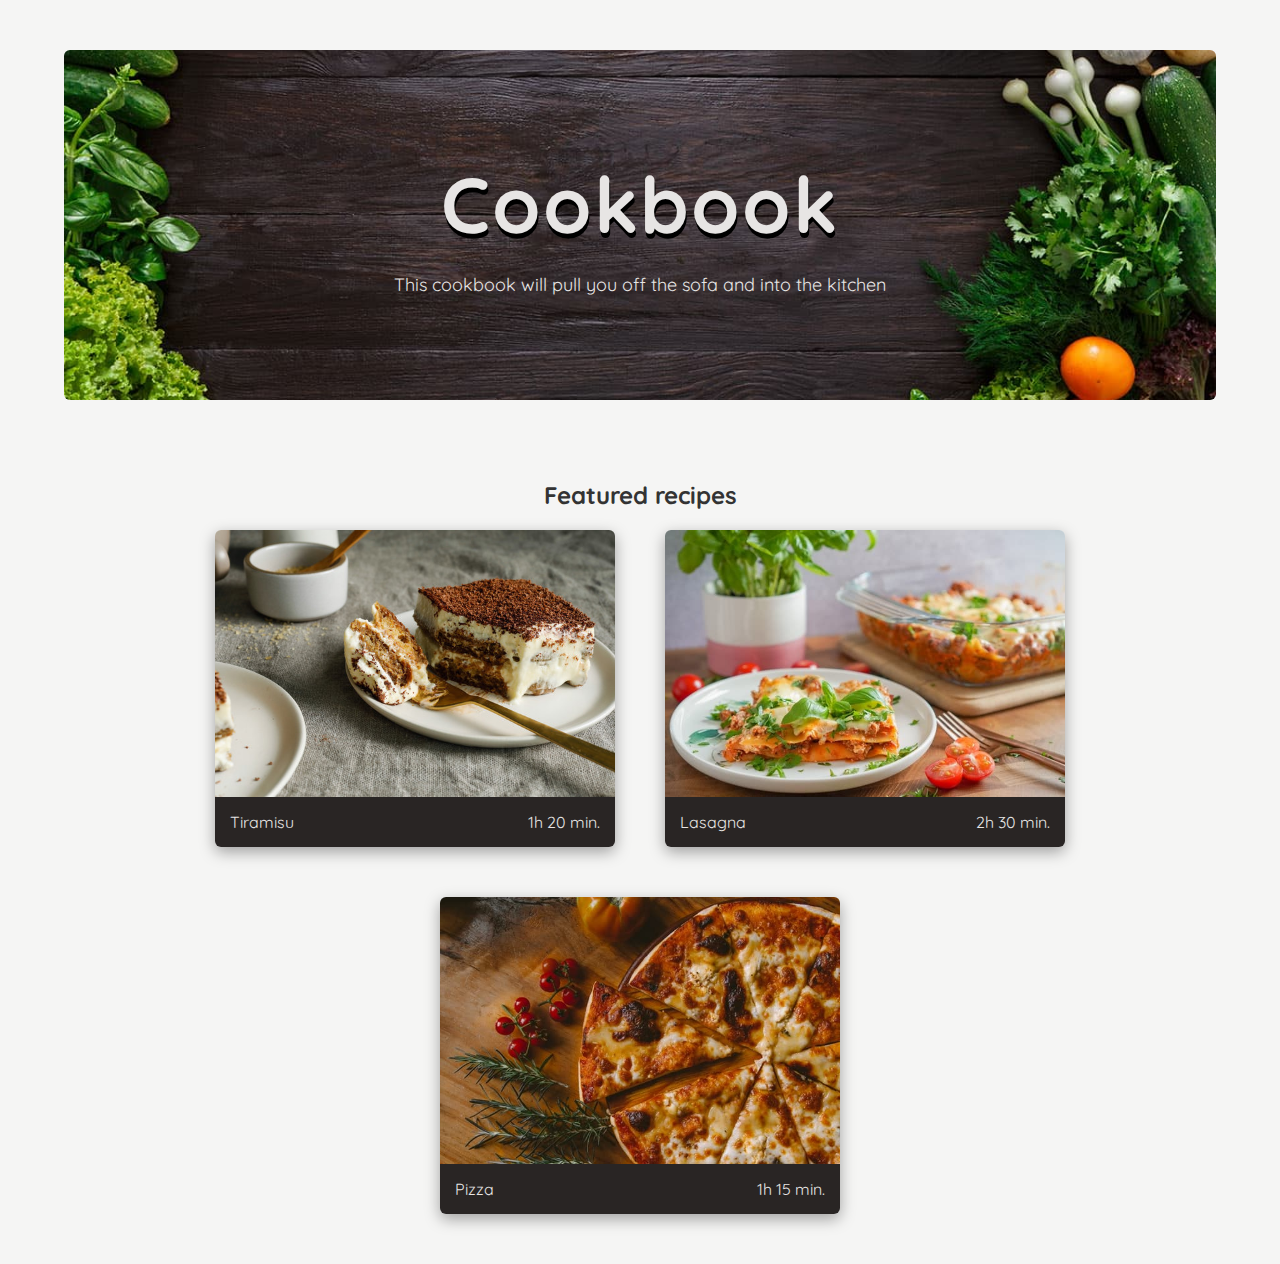
<file: index.html>
<!DOCTYPE html>
<html lang="en">
    <head>
        <meta charset="UTF-8" />
        <meta http-equiv="X-UA-Compatible" content="IE=edge" />
        <meta name="viewport" content="width=device-width, initial-scale=1.0" />
        <title>Cookbook</title>
        <link rel="stylesheet" href="./style.css" />
        <link rel="preconnect" href="https://fonts.googleapis.com" />
        <link rel="preconnect" href="https://fonts.gstatic.com" crossorigin />
        <link
            href="https://fonts.googleapis.com/css2?family=Quicksand:wght@400;500;700&display=swap"
            rel="stylesheet"
        />
    </head>
    <body>
        <header class="header">
            <h1 class="heading-primary">Cookbook</h1>
            <p>This cookbook will pull you off the sofa and into the kitchen</p>
        </header>

        <main>
            <section class="section-recipes">
                <h2 class="heading-secondary">Featured recipes</h2>

                <div class="card">
                    <a href="./recipes/tiramisu.html">
                        <div class="card-img">
                            <img src="./images/tiramisu.jpg" alt="Tiramisu" />
                        </div>
                        <div class="card-info">
                            <p>Tiramisu</p>
                            <p>1h 20 min.</p>
                        </div>
                    </a>
                </div>

                <div class="card">
                    <a href="./recipes/lasagna.html">
                        <div class="card-img">
                            <img src="./images/lasagna.jpg" alt="Lasagna" />
                        </div>
                        <div class="card-info">
                            <p>Lasagna</p>
                            <p>2h 30 min.</p>
                        </div>
                    </a>
                </div>

                <div class="card">
                    <a href="./recipes/pizza.html">
                        <div class="card-img">
                            <img src="./images/pizza.jpg" alt="Pizza" />
                        </div>
                        <div class="card-info">
                            <p>Pizza</p>
                            <p>1h 15 min.</p>
                        </div>
                    </a>
                </div>
            </section>
        </main>
    </body>
</html>
</file>
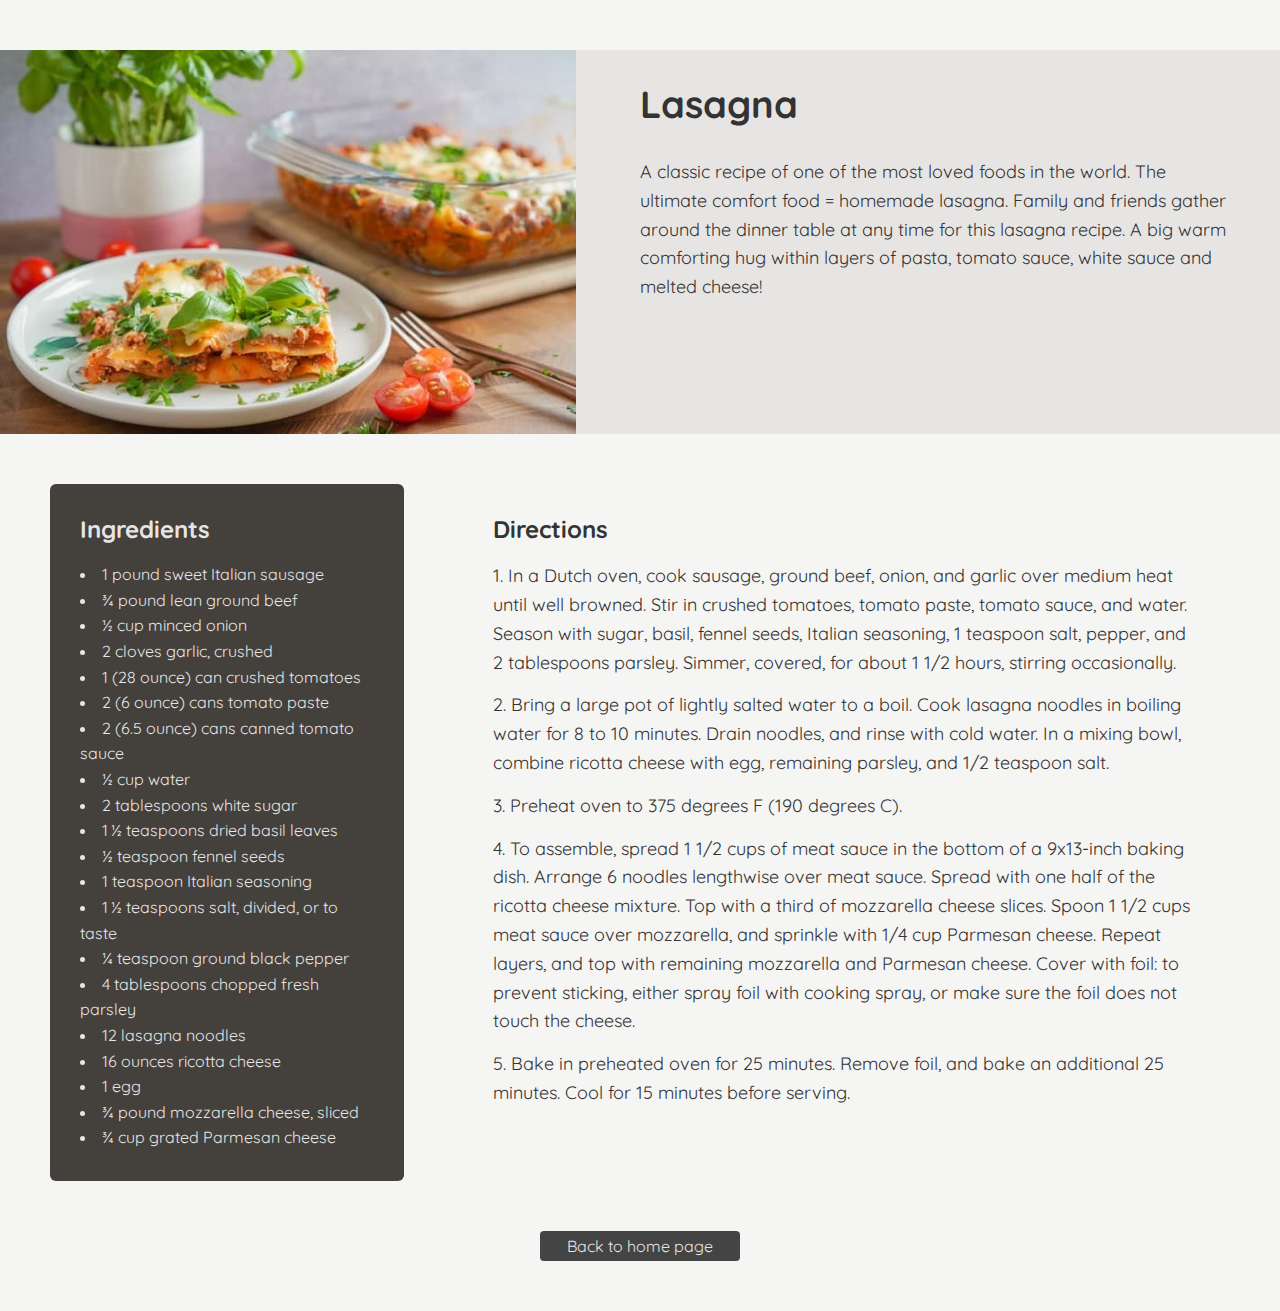
<file: recipes/lasagna.html>
<!DOCTYPE html>
<html lang="en">
    <head>
        <meta charset="UTF-8" />
        <meta http-equiv="X-UA-Compatible" content="IE=edge" />
        <meta name="viewport" content="width=device-width, initial-scale=1.0" />
        <title>Lasagna</title>
        <link rel="stylesheet" href="../style.css" />
        <link rel="preconnect" href="https://fonts.googleapis.com" />
        <link rel="preconnect" href="https://fonts.gstatic.com" crossorigin />
        <link
            href="https://fonts.googleapis.com/css2?family=Quicksand:wght@400;500;700&display=swap"
            rel="stylesheet"
        />
    </head>
    <body>
        <main>
            <article class="recipe">
                <header class="recipe-header">
                    <div class="recipe-img">
                        <img src="../images/lasagna.jpg" alt="Lasagna" />
                    </div>
                    <div class="recipe-content">
                        <h1 class="recipe-title">Lasagna</h1>
                        <p class="recipe-description">
                            A classic recipe of one of the most loved foods in
                            the world. The ultimate comfort food = homemade
                            lasagna. Family and friends gather around the dinner
                            table at any time for this lasagna recipe. A big
                            warm comforting hug within layers of pasta, tomato
                            sauce, white sauce and melted cheese!
                        </p>
                    </div>
                </header>

                <section class="section-recipe">
                    <article class="ingredients">
                        <h2 class="recipe-heading">Ingredients</h2>
                        <ul>
                            <li>1 pound sweet Italian sausage</li>
                            <li>¾ pound lean ground beef</li>
                            <li>½ cup minced onion</li>
                            <li>2 cloves garlic, crushed</li>
                            <li>1 (28 ounce) can crushed tomatoes</li>
                            <li>2 (6 ounce) cans tomato paste</li>
                            <li>2 (6.5 ounce) cans canned tomato sauce</li>
                            <li>½ cup water</li>
                            <li>2 tablespoons white sugar</li>
                            <li>1 ½ teaspoons dried basil leaves</li>
                            <li>½ teaspoon fennel seeds</li>
                            <li>1 teaspoon Italian seasoning</li>
                            <li>1 ½ teaspoons salt, divided, or to taste</li>
                            <li>¼ teaspoon ground black pepper</li>
                            <li>4 tablespoons chopped fresh parsley</li>
                            <li>12 lasagna noodles</li>
                            <li>16 ounces ricotta cheese</li>
                            <li>1 egg</li>
                            <li>¾ pound mozzarella cheese, sliced</li>
                            <li>¾ cup grated Parmesan cheese</li>
                        </ul>
                    </article>

                    <article class="directions">
                        <h2 class="recipe-heading">Directions</h2>
                        <ol>
                            <li>
                                In a Dutch oven, cook sausage, ground beef,
                                onion, and garlic over medium heat until well
                                browned. Stir in crushed tomatoes, tomato paste,
                                tomato sauce, and water. Season with sugar,
                                basil, fennel seeds, Italian seasoning, 1
                                teaspoon salt, pepper, and 2 tablespoons
                                parsley. Simmer, covered, for about 1 1/2 hours,
                                stirring occasionally.
                            </li>
                            <li>
                                Bring a large pot of lightly salted water to a
                                boil. Cook lasagna noodles in boiling water for
                                8 to 10 minutes. Drain noodles, and rinse with
                                cold water. In a mixing bowl, combine ricotta
                                cheese with egg, remaining parsley, and 1/2
                                teaspoon salt.
                            </li>
                            <li>
                                Preheat oven to 375 degrees F (190 degrees C).
                            </li>
                            <li>
                                To assemble, spread 1 1/2 cups of meat sauce in
                                the bottom of a 9x13-inch baking dish. Arrange 6
                                noodles lengthwise over meat sauce. Spread with
                                one half of the ricotta cheese mixture. Top with
                                a third of mozzarella cheese slices. Spoon 1 1/2
                                cups meat sauce over mozzarella, and sprinkle
                                with 1/4 cup Parmesan cheese. Repeat layers, and
                                top with remaining mozzarella and Parmesan
                                cheese. Cover with foil: to prevent sticking,
                                either spray foil with cooking spray, or make
                                sure the foil does not touch the cheese.
                            </li>
                            <li>
                                Bake in preheated oven for 25 minutes. Remove
                                foil, and bake an additional 25 minutes. Cool
                                for 15 minutes before serving.
                            </li>
                        </ol>
                    </article>
                </section>
                <a class="link-home" href="../index.html">Back to home page</a>
            </article>
        </main>
    </body>
</html>
</file>
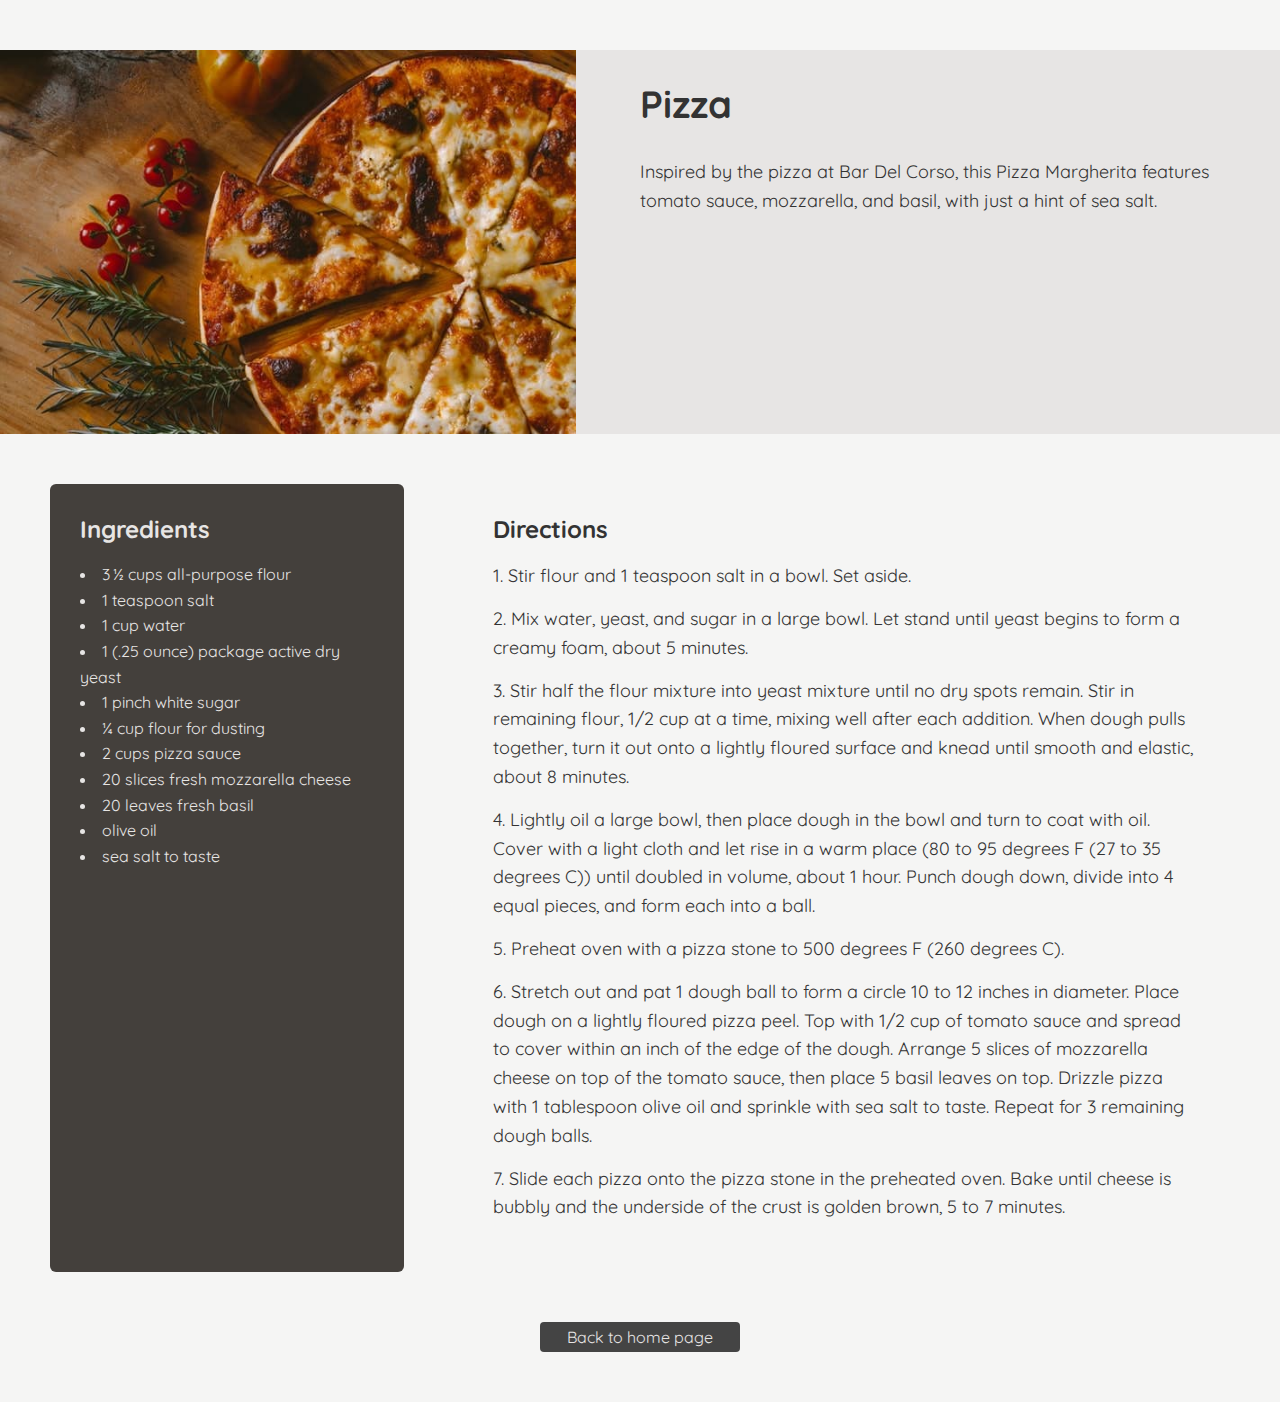
<file: recipes/pizza.html>
<!DOCTYPE html>
<html lang="en">
    <head>
        <meta charset="UTF-8" />
        <meta http-equiv="X-UA-Compatible" content="IE=edge" />
        <meta name="viewport" content="width=device-width, initial-scale=1.0" />
        <title>Pizza</title>
        <link rel="stylesheet" href="../style.css" />
        <link rel="preconnect" href="https://fonts.googleapis.com" />
        <link rel="preconnect" href="https://fonts.gstatic.com" crossorigin />
        <link
            href="https://fonts.googleapis.com/css2?family=Quicksand:wght@400;500;700&display=swap"
            rel="stylesheet"
        />
    </head>
    <body>
        <main>
            <article class="recipe">
                <header class="recipe-header">
                    <div class="recipe-img">
                        <img src="../images/pizza.jpg" alt="Pizza" />
                    </div>
                    <div class="recipe-content">
                        <h1 class="recipe-title">Pizza</h1>
                        <p class="recipe-description">
                            Inspired by the pizza at Bar Del Corso, this Pizza
                            Margherita features tomato sauce, mozzarella, and
                            basil, with just a hint of sea salt.
                        </p>
                    </div>
                </header>

                <section class="section-recipe">
                    <article class="ingredients">
                        <h2 class="recipe-heading">Ingredients</h2>
                        <ul>
                            <li>3 ½ cups all-purpose flour</li>
                            <li>1 teaspoon salt</li>
                            <li>1 cup water</li>
                            <li>1 (.25 ounce) package active dry yeast</li>
                            <li>1 pinch white sugar</li>
                            <li>¼ cup flour for dusting</li>
                            <li>2 cups pizza sauce</li>
                            <li>20 slices fresh mozzarella cheese</li>
                            <li>20 leaves fresh basil</li>
                            <li>olive oil</li>
                            <li>sea salt to taste</li>
                        </ul>
                    </article>

                    <article class="directions">
                        <h2 class="recipe-heading">Directions</h2>
                        <ol>
                            <li>
                                Stir flour and 1 teaspoon salt in a bowl. Set
                                aside.
                            </li>
                            <li>
                                Mix water, yeast, and sugar in a large bowl. Let
                                stand until yeast begins to form a creamy foam,
                                about 5 minutes.
                            </li>
                            <li>
                                Stir half the flour mixture into yeast mixture
                                until no dry spots remain. Stir in remaining
                                flour, 1/2 cup at a time, mixing well after each
                                addition. When dough pulls together, turn it out
                                onto a lightly floured surface and knead until
                                smooth and elastic, about 8 minutes.
                            </li>
                            <li>
                                Lightly oil a large bowl, then place dough in
                                the bowl and turn to coat with oil. Cover with a
                                light cloth and let rise in a warm place (80 to
                                95 degrees F (27 to 35 degrees C)) until doubled
                                in volume, about 1 hour. Punch dough down,
                                divide into 4 equal pieces, and form each into a
                                ball.
                            </li>
                            <li>
                                Preheat oven with a pizza stone to 500 degrees F
                                (260 degrees C).
                            </li>
                            <li>
                                Stretch out and pat 1 dough ball to form a
                                circle 10 to 12 inches in diameter. Place dough
                                on a lightly floured pizza peel. Top with 1/2
                                cup of tomato sauce and spread to cover within
                                an inch of the edge of the dough. Arrange 5
                                slices of mozzarella cheese on top of the tomato
                                sauce, then place 5 basil leaves on top. Drizzle
                                pizza with 1 tablespoon olive oil and sprinkle
                                with sea salt to taste. Repeat for 3 remaining
                                dough balls.
                            </li>
                            <li>
                                Slide each pizza onto the pizza stone in the
                                preheated oven. Bake until cheese is bubbly and
                                the underside of the crust is golden brown, 5 to
                                7 minutes.
                            </li>
                        </ol>
                    </article>
                </section>
                <a class="link-home" href="../index.html">Back to home page</a>
            </article>
        </main>
    </body>
</html>
</file>
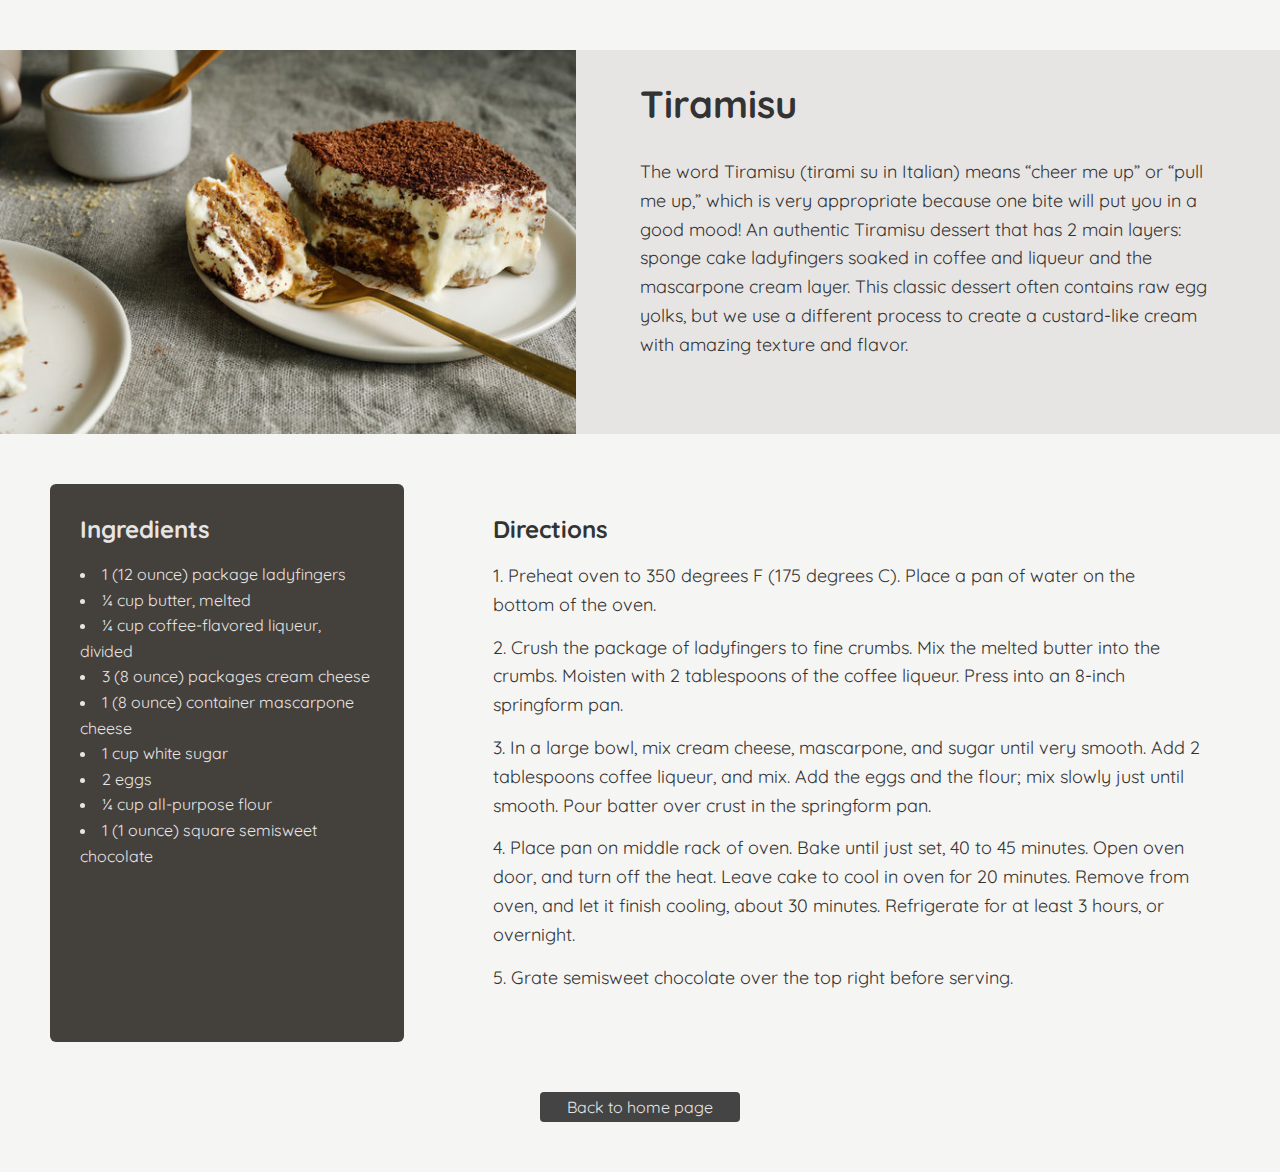
<file: recipes/tiramisu.html>
<!DOCTYPE html>
<html lang="en">
    <head>
        <meta charset="UTF-8" />
        <meta http-equiv="X-UA-Compatible" content="IE=edge" />
        <meta name="viewport" content="width=device-width, initial-scale=1.0" />
        <title>Tiramisu</title>
        <link rel="stylesheet" href="../style.css" />
        <link rel="preconnect" href="https://fonts.googleapis.com" />
        <link rel="preconnect" href="https://fonts.gstatic.com" crossorigin />
        <link
            href="https://fonts.googleapis.com/css2?family=Quicksand:wght@400;500;700&display=swap"
            rel="stylesheet"
        />
    </head>
    <body>
        <main>
            <article class="recipe">
                <header class="recipe-header">
                    <div class="recipe-img">
                        <img src="../images/tiramisu.jpg" alt="Tiramisu" />
                    </div>
                    <div class="recipe-content">
                        <h1 class="recipe-title">Tiramisu</h1>
                        <p class="recipe-description">
                            The word Tiramisu (tirami su in Italian) means
                            “cheer me up” or “pull me up,” which is very
                            appropriate because one bite will put you in a good
                            mood! An authentic Tiramisu dessert that has 2 main
                            layers: sponge cake ladyfingers soaked in coffee and
                            liqueur and the mascarpone cream layer. This classic
                            dessert often contains raw egg yolks, but we use a
                            different process to create a custard-like cream
                            with amazing texture and flavor.
                        </p>
                    </div>
                </header>

                <section class="section-recipe">
                    <article class="ingredients">
                        <h2 class="recipe-heading">Ingredients</h2>
                        <ul>
                            <li>1 (12 ounce) package ladyfingers</li>
                            <li>¼ cup butter, melted</li>
                            <li>¼ cup coffee-flavored liqueur, divided</li>
                            <li>3 (8 ounce) packages cream cheese</li>
                            <li>1 (8 ounce) container mascarpone cheese</li>
                            <li>1 cup white sugar</li>
                            <li>2 eggs</li>
                            <li>¼ cup all-purpose flour</li>
                            <li>1 (1 ounce) square semisweet chocolate</li>
                        </ul>
                    </article>

                    <article class="directions">
                        <h2 class="recipe-heading">Directions</h2>
                        <ol>
                            <li>
                                Preheat oven to 350 degrees F (175 degrees C).
                                Place a pan of water on the bottom of the oven.
                            </li>
                            <li>
                                Crush the package of ladyfingers to fine crumbs.
                                Mix the melted butter into the crumbs. Moisten
                                with 2 tablespoons of the coffee liqueur. Press
                                into an 8-inch springform pan.
                            </li>
                            <li>
                                In a large bowl, mix cream cheese, mascarpone,
                                and sugar until very smooth. Add 2 tablespoons
                                coffee liqueur, and mix. Add the eggs and the
                                flour; mix slowly just until smooth. Pour batter
                                over crust in the springform pan.
                            </li>
                            <li>
                                Place pan on middle rack of oven. Bake until
                                just set, 40 to 45 minutes. Open oven door, and
                                turn off the heat. Leave cake to cool in oven
                                for 20 minutes. Remove from oven, and let it
                                finish cooling, about 30 minutes. Refrigerate
                                for at least 3 hours, or overnight.
                            </li>
                            <li>
                                Grate semisweet chocolate over the top right
                                before serving.
                            </li>
                        </ol>
                    </article>
                </section>
                <a class="link-home" href="../index.html">Back to home page</a>
            </article>
        </main>
    </body>
</html>
</file>
<file: style.css>
* {
    padding: 0;
    margin: 0;
    box-sizing: border-box;
}

html {
    font-size: 62.5%;
}

body {
    font-family: 'Quicksand', sans-serif;
    background-color: #f5f5f4;
    color: #333;
    font-size: 1.6rem;
    overflow: scroll;
}

.header {
    max-width: 130rem;
    height: 35rem;
    display: flex;
    width: 90%;
    flex-direction: column;
    justify-content: center;
    align-items: center;
    margin: 5rem auto 8rem auto;
    background-image: url('./images/vegetables.jpg');
    background-size: cover;
    background-position: center;
    border-radius: 0.6rem;
}

.heading-primary {
    color: #e7e5e4;
    font-size: 7.8rem;
    margin-bottom: 2rem;
    letter-spacing: 2px;
    text-shadow: 1px 5px 0 #000000;
}

.header p {
    color: #e7e5e4;
    font-size: 1.8rem;
}

.heading-secondary {
    flex: 1 1 100%;
    margin-bottom: 2rem;
    text-align: center;
}

.section-recipes {
    max-width: 130rem;
    margin: 0 auto;
    width: 90%;
    display: flex;
    flex-flow: row wrap;
    justify-content: space-between;
}

.card {
    display: flex;
    flex-flow: column;
    border-radius: 0.6rem;
    overflow: hidden;
    box-shadow: rgba(0, 0, 0, 0.35) 0rem 0.5rem 1.5rem;
    transition: all 0.5s;
}

.card-img {
    max-width: 40rem;
    overflow: hidden;
}

.card-img img {
    display: block;
    width: 100%;
    transition: all 0.5s;
}

.card-img img:hover {
    transform: scale(1.1);
}

.card a {
    text-decoration: none;
}

.card-info {
    display: flex;
    justify-content: space-between;
    align-items: center;
    padding: 1.5rem;
    background-color: #292524;
    color: #e7e5e4;
}

/******************************/
/*********** RECIPE ***********/
/******************************/

.recipe {
    max-width: 130rem;
    margin: 5rem auto;
}

.recipe-header {
    display: flex;
    justify-content: space-between;
    background-color: #e7e5e4;
    border-radius: 0.6rem;
    overflow: hidden;
    margin-bottom: 5rem;
}

.recipe-img {
    flex-basis: 45%;
}

.recipe-img img {
    display: block;
    width: 100%;
}

.recipe-content {
    flex-basis: 50%;
}

.recipe-title {
    font-size: 3.8rem;
    margin: 3rem 0;
}

.recipe-description {
    line-height: 1.6;
    font-size: 1.8rem;
    margin-right: 5rem;
}

.section-recipe {
    display: flex;
    justify-content: space-between;
}

.ingredients {
    flex-basis: 30%;
    background-color: #44403c;
    color: #e7e5e4;
    padding: 3rem;
    border-radius: 0.6rem;
}

.ingredients ul {
    list-style-position: inside;
    line-height: 1.6;
}

.directions {
    flex-basis: 65%;
    padding: 3rem;
}

.directions ol {
    list-style-position: inside;
    font-size: 1.8rem;
    line-height: 1.6;
    margin-bottom: 2rem;
}

.directions ol li {
    margin-bottom: 1.4rem;
}

.recipe-heading {
    margin-bottom: 1.8rem;
}

.link-home:link,
.link-home:visited {
    display: block;
    max-width: 20rem;
    margin: 5rem auto;
    text-decoration: none;
    background-color: #444;
    color: #e7e5e4;
    padding: 0.5rem 2rem;
    border-radius: 0.4rem;
    text-align: center;
}

.link-home:active,
.link-home:hover {
    text-decoration: underline;
}

/************************************/
/* BELOW 1344px (Smaller desktops)  */
/************************************/

@media (max-width: 84em) {
    .section-recipes {
        justify-content: center;
    }

    .card:first-of-type {
        margin-right: 5rem;
    }

    .card:last-of-type {
        margin: 5rem auto;
    }

    .recipe-header {
        border-radius: 0;
    }

    .section-recipe {
        padding: 0 5rem;
    }
}

/************************************/
/* BELOW 1200px (Landscape Tablets) */
/************************************/

@media (max-width: 75em) {
    html {
        font-size: 56.25%;
    }

    .recipe-title {
        font-size: 3.2rem;
        margin: 2rem 0;
    }

    .recipe-description {
        line-height: 1.3;
    }
}

/************************************/
/* BELOW 940px (Tablets)            */
/************************************/

@media (max-width: 59em) {
    html {
        font-size: 50%;
    }

    .recipe-header {
        flex-direction: column;
        padding: 5rem;
        margin: 0 auto 5rem auto;
    }

    .recipe-img img {
        border-radius: 0.6rem;
    }

    .section-recipes {
        flex-direction: column;
        align-items: center;
        justify-content: space-between;
    }

    .card:first-of-type {
        margin: 2rem 0 5rem 0;
    }

    .card:last-of-type {
        margin: 5rem 0;
    }
}

/************************************/
/* BELOW 704px (Smaller Tablets)    */
/************************************/

@media (max-width: 44em) {
    .section-recipe {
        flex-direction: column;
    }

    .link-home:link,
    .link-home:visited {
        margin-top: 0rem;
    }
}
</file>
